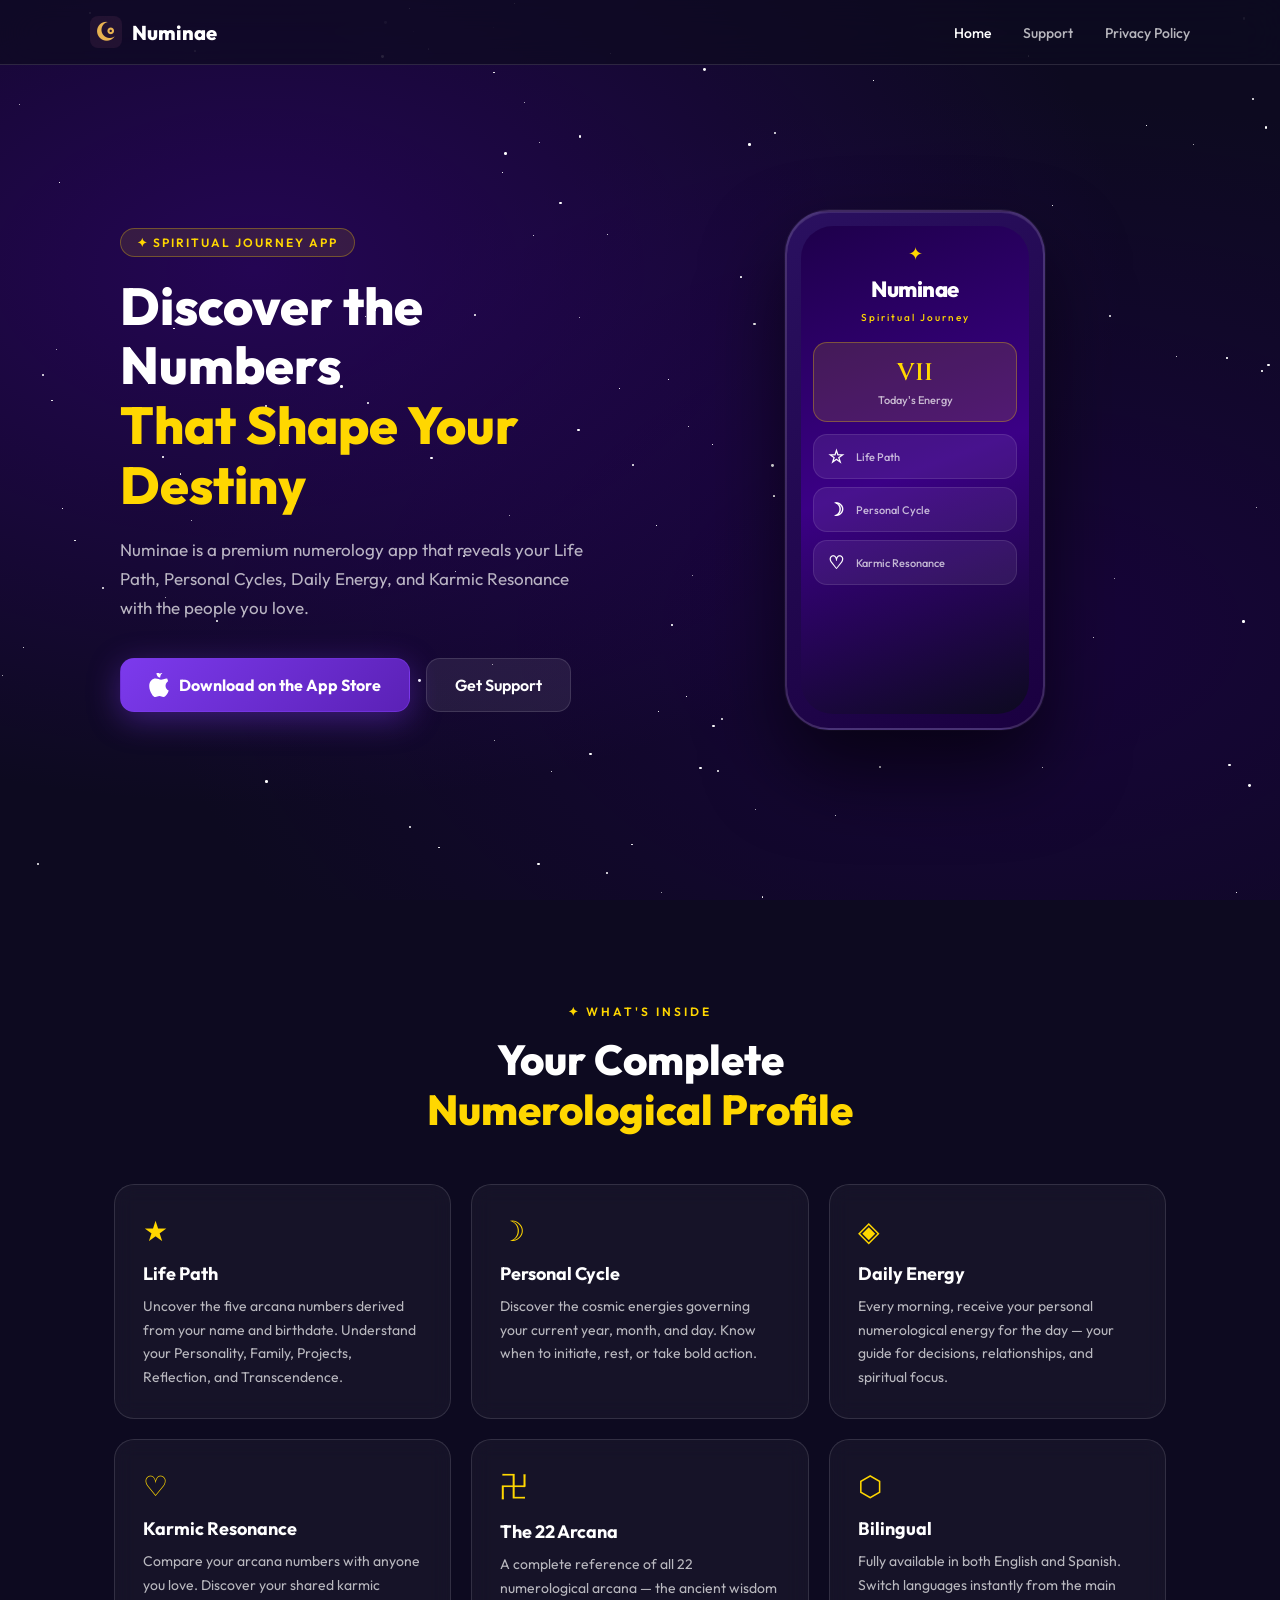
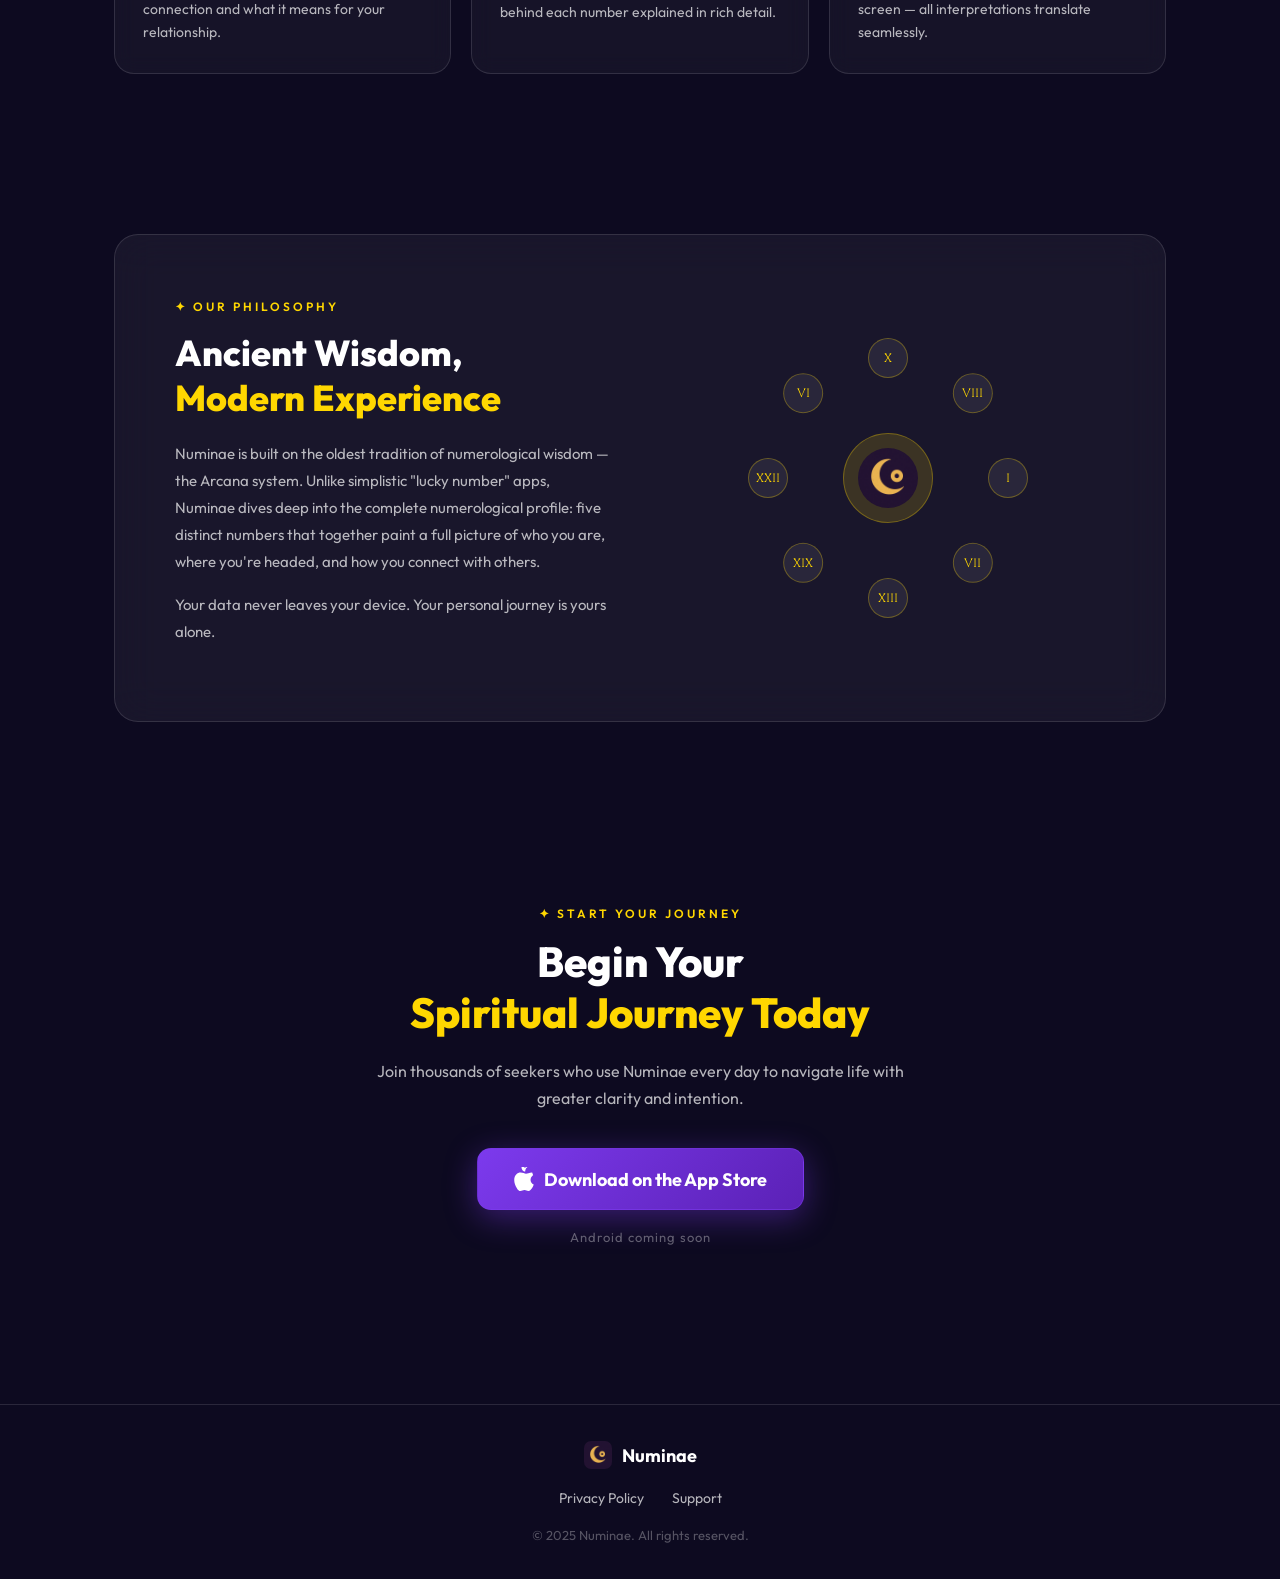
<file: index.html>
<!DOCTYPE html>
<html lang="en">
<head>
  <meta charset="UTF-8" />
  <meta name="viewport" content="width=device-width, initial-scale=1.0" />
  <title>Numinae – Spiritual Numerology Journey</title>
  <meta name="description" content="Discover the hidden numbers that shape your destiny. Numinae is a premium numerology app for iOS that reveals your Life Path, Personal Cycles, Daily Energy, and Karmic Resonance." />
  <link rel="preconnect" href="https://fonts.googleapis.com" />
  <link rel="preconnect" href="https://fonts.gstatic.com" crossorigin />
  <link href="https://fonts.googleapis.com/css2?family=Outfit:wght@300;400;600;700;800&family=Cinzel:wght@400;600;700&display=swap" rel="stylesheet" />
  <link rel="stylesheet" href="styles.css" />
</head>
<body>

  <!-- NAV -->
  <nav class="navbar" id="navbar">
    <div class="nav-inner">
      <a href="index.html" class="nav-logo">
        <img src="assets/logo.png" alt="Numinae Logo" />
        <span>Numinae</span>
      </a>
      <ul class="nav-links">
        <li><a href="index.html" class="active">Home</a></li>
        <li><a href="support.html">Support</a></li>
        <li><a href="privacy.html">Privacy Policy</a></li>
      </ul>
    </div>
  </nav>

  <!-- HERO -->
  <section class="hero">
    <div class="hero-bg"></div>
    <div class="stars" id="stars"></div>
    <div class="hero-content">
      <div class="app-badge">✦ Spiritual Journey App</div>
      <h1 class="hero-title">Discover the Numbers<br /><span class="gold">That Shape Your Destiny</span></h1>
      <p class="hero-subtitle">Numinae is a premium numerology app that reveals your Life Path, Personal Cycles, Daily Energy, and Karmic Resonance with the people you love.</p>
      <div class="hero-actions">
        <a href="https://apps.apple.com/app/numinae/id6743771676" class="btn-primary" target="_blank">
          <svg width="20" height="24" viewBox="0 0 814 1000"><path fill="currentColor" d="M788.1 340.9c-5.8 4.5-108.2 62.2-108.2 190.5 0 148.4 130.3 200.9 134.2 202.2-.6 3.2-20.7 71.9-68.7 141.9-42.8 61.6-87.5 123.1-155.5 123.1s-85.5-39.5-164-39.5c-76 0-103.7 40.8-165.9 40.8s-105-37.5-155.5-127.4C46.7 790.5 0 663 0 541.8c0-207.8 134.2-312.2 265.5-312.2 99.8 0 165 49.5 226 49.5 57.7 0 132.5-53.2 248.5-53.2l8.1.5zM456.8 33.6c28.6-34.4 76.4-60.4 116.7-60.4.6 3.2 1 6.5 1 10s-.3 7-.7 10.4c-28 9.9-72.8 37.8-101.4 108.5-6.8 17.3-14.5 45.1-14.5 74.2 0 3.5.3 7 .9 10.4-4.8.6-9.7.9-14.5.9-32.4 0-71.2-15.3-99.9-55.2-28.7-39.9-43.2-89.6-43.2-136.8 0-8.4.5-16.8 1.5-25 37.6 0 102.8 28.8 153.3 63z"/></svg>
          Download on the App Store
        </a>
        <a href="support.html" class="btn-secondary">Get Support</a>
      </div>
    </div>
    <div class="hero-phone">
      <div class="phone-frame">
        <div class="phone-screen">
          <div class="phone-ui">
            <div class="phone-sparkle">✦</div>
            <div class="phone-title">Numinae</div>
            <div class="phone-subtitle">Spiritual Journey</div>
            <div class="phone-card gold-card">
              <div class="card-num">VII</div>
              <div class="card-label">Today's Energy</div>
            </div>
            <div class="phone-card">
              <div class="card-icon">☆</div>
              <div class="card-label">Life Path</div>
            </div>
            <div class="phone-card">
              <div class="card-icon">☽</div>
              <div class="card-label">Personal Cycle</div>
            </div>
            <div class="phone-card">
              <div class="card-icon">♡</div>
              <div class="card-label">Karmic Resonance</div>
            </div>
          </div>
        </div>
      </div>
    </div>
  </section>

  <!-- FEATURES -->
  <section class="features" id="features">
    <div class="container">
      <div class="section-badge">✦ What's Inside</div>
      <h2 class="section-title">Your Complete<br /><span class="gold">Numerological Profile</span></h2>
      <div class="features-grid">
        <div class="feature-card" style="--delay:0s">
          <div class="feature-icon">★</div>
          <h3>Life Path</h3>
          <p>Uncover the five arcana numbers derived from your name and birthdate. Understand your Personality, Family, Projects, Reflection, and Transcendence.</p>
        </div>
        <div class="feature-card" style="--delay:0.1s">
          <div class="feature-icon">☽</div>
          <h3>Personal Cycle</h3>
          <p>Discover the cosmic energies governing your current year, month, and day. Know when to initiate, rest, or take bold action.</p>
        </div>
        <div class="feature-card" style="--delay:0.2s">
          <div class="feature-icon">◈</div>
          <h3>Daily Energy</h3>
          <p>Every morning, receive your personal numerological energy for the day — your guide for decisions, relationships, and spiritual focus.</p>
        </div>
        <div class="feature-card" style="--delay:0.3s">
          <div class="feature-icon">♡</div>
          <h3>Karmic Resonance</h3>
          <p>Compare your arcana numbers with anyone you love. Discover your shared karmic connection and what it means for your relationship.</p>
        </div>
        <div class="feature-card" style="--delay:0.4s">
          <div class="feature-icon">卍</div>
          <h3>The 22 Arcana</h3>
          <p>A complete reference of all 22 numerological arcana — the ancient wisdom behind each number explained in rich detail.</p>
        </div>
        <div class="feature-card" style="--delay:0.5s">
          <div class="feature-icon">⬡</div>
          <h3>Bilingual</h3>
          <p>Fully available in both English and Spanish. Switch languages instantly from the main screen — all interpretations translate seamlessly.</p>
        </div>
      </div>
    </div>
  </section>

  <!-- PHILOSOPHY SECTION -->
  <section class="philosophy">
    <div class="container">
      <div class="philosophy-inner glass-card">
        <div class="phil-left">
          <div class="section-badge">✦ Our Philosophy</div>
          <h2>Ancient Wisdom,<br /><span class="gold">Modern Experience</span></h2>
          <p>Numinae is built on the oldest tradition of numerological wisdom — the Arcana system. Unlike simplistic "lucky number" apps, Numinae dives deep into the complete numerological profile: five distinct numbers that together paint a full picture of who you are, where you're headed, and how you connect with others.</p>
          <p>Your data never leaves your device. Your personal journey is yours alone.</p>
        </div>
        <div class="phil-right">
          <div class="arcana-display">
            <div class="arcana-ring">
              <div class="arcana-center">
                <img src="assets/logo.png" alt="Numinae" />
              </div>
              <div class="arcana-orbit" style="--angle:0deg">I</div>
              <div class="arcana-orbit" style="--angle:45deg">VII</div>
              <div class="arcana-orbit" style="--angle:90deg">XIII</div>
              <div class="arcana-orbit" style="--angle:135deg">XIX</div>
              <div class="arcana-orbit" style="--angle:180deg">XXII</div>
              <div class="arcana-orbit" style="--angle:225deg">VI</div>
              <div class="arcana-orbit" style="--angle:270deg">X</div>
              <div class="arcana-orbit" style="--angle:315deg">VIII</div>
            </div>
          </div>
        </div>
      </div>
    </div>
  </section>

  <!-- DOWNLOAD CTA -->
  <section class="cta-section">
    <div class="container">
      <div class="cta-inner">
        <div class="section-badge">✦ Start Your Journey</div>
        <h2 class="section-title">Begin Your<br /><span class="gold">Spiritual Journey Today</span></h2>
        <p>Join thousands of seekers who use Numinae every day to navigate life with greater clarity and intention.</p>
        <a href="https://apps.apple.com/app/numinae/id6743771676" class="btn-primary large" target="_blank">
          <svg width="20" height="24" viewBox="0 0 814 1000"><path fill="currentColor" d="M788.1 340.9c-5.8 4.5-108.2 62.2-108.2 190.5 0 148.4 130.3 200.9 134.2 202.2-.6 3.2-20.7 71.9-68.7 141.9-42.8 61.6-87.5 123.1-155.5 123.1s-85.5-39.5-164-39.5c-76 0-103.7 40.8-165.9 40.8s-105-37.5-155.5-127.4C46.7 790.5 0 663 0 541.8c0-207.8 134.2-312.2 265.5-312.2 99.8 0 165 49.5 226 49.5 57.7 0 132.5-53.2 248.5-53.2l8.1.5zM456.8 33.6c28.6-34.4 76.4-60.4 116.7-60.4.6 3.2 1 6.5 1 10s-.3 7-.7 10.4c-28 9.9-72.8 37.8-101.4 108.5-6.8 17.3-14.5 45.1-14.5 74.2 0 3.5.3 7 .9 10.4-4.8.6-9.7.9-14.5.9-32.4 0-71.2-15.3-99.9-55.2-28.7-39.9-43.2-89.6-43.2-136.8 0-8.4.5-16.8 1.5-25 37.6 0 102.8 28.8 153.3 63z"/></svg>
          Download on the App Store
        </a>
        <p class="coming-soon">Android coming soon</p>
      </div>
    </div>
  </section>

  <!-- FOOTER -->
  <footer class="footer">
    <div class="container">
      <div class="footer-inner">
        <div class="footer-brand">
          <img src="assets/logo.png" alt="Numinae" />
          <span>Numinae</span>
        </div>
        <div class="footer-links">
          <a href="privacy.html">Privacy Policy</a>
          <a href="support.html">Support</a>
        </div>
        <p class="footer-copy">© 2025 Numinae. All rights reserved.</p>
      </div>
    </div>
  </footer>

  <script src="main.js"></script>
</body>
</html>
</file>
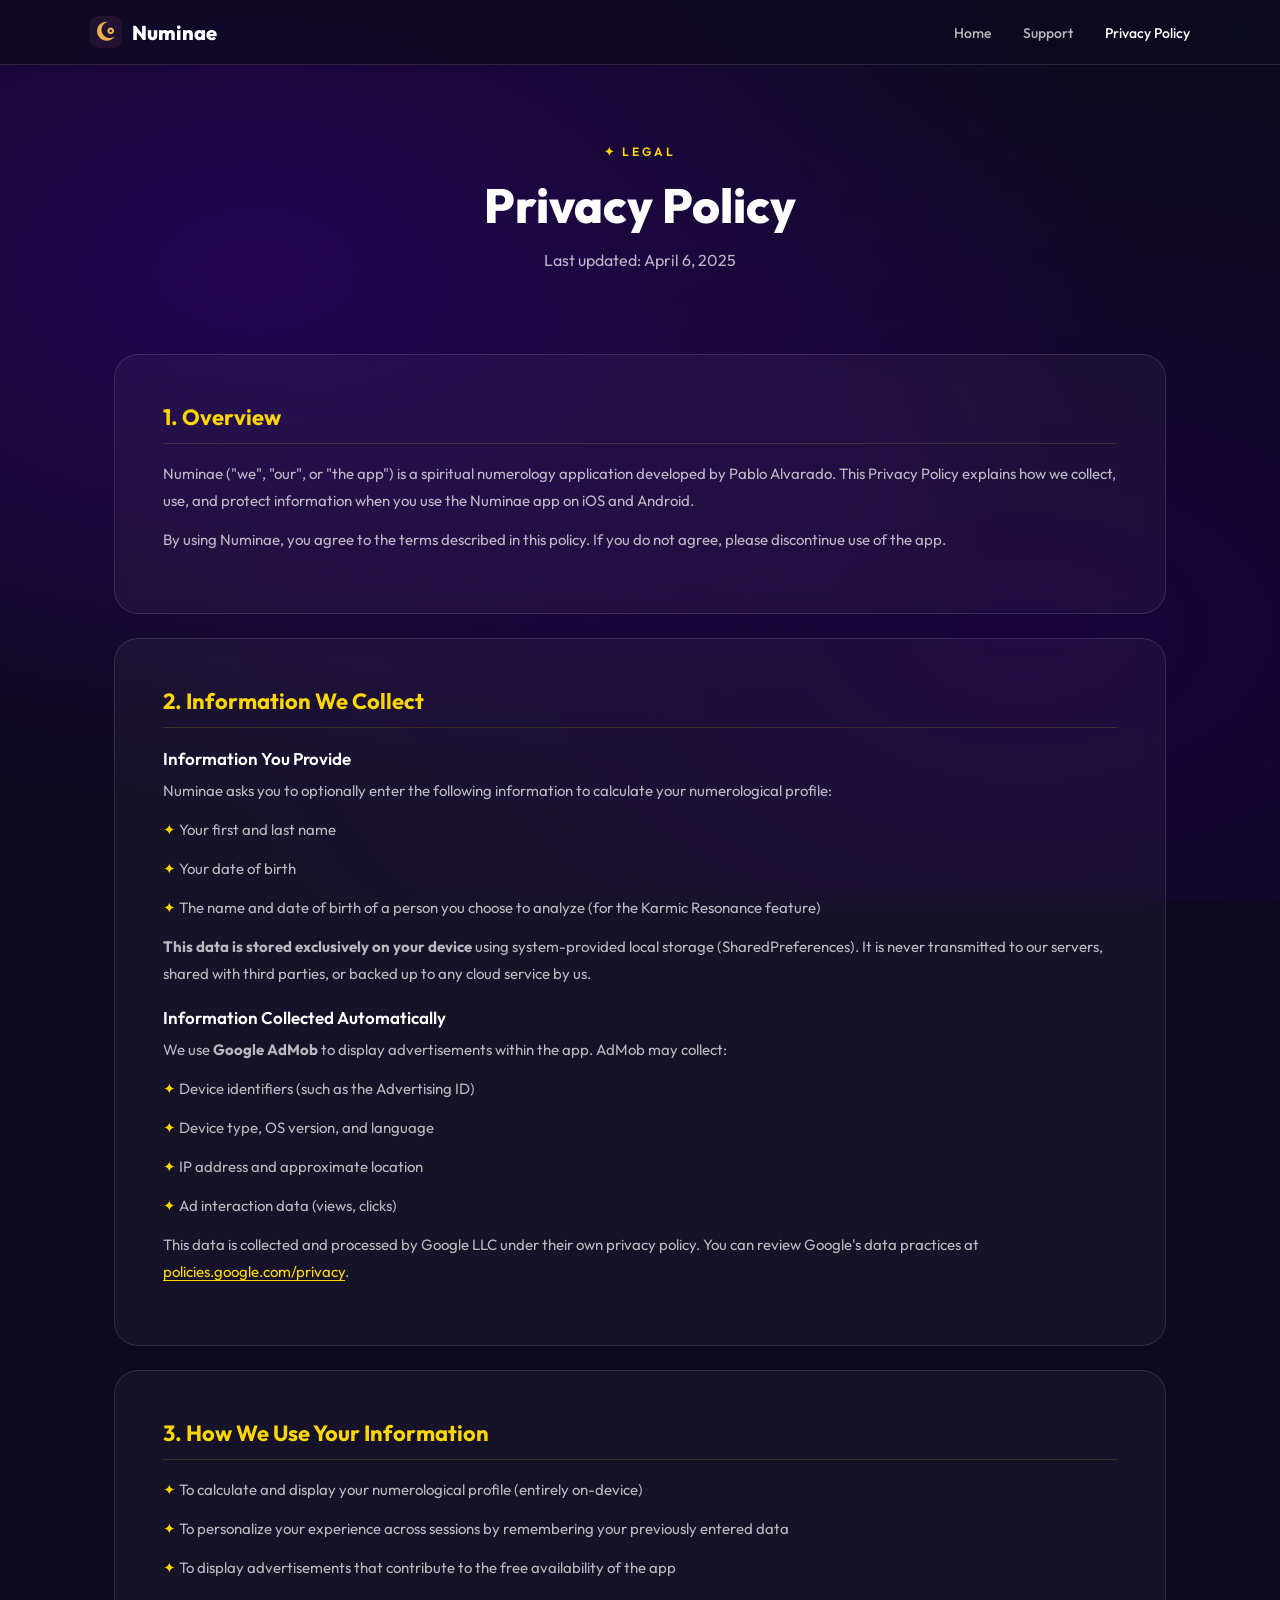
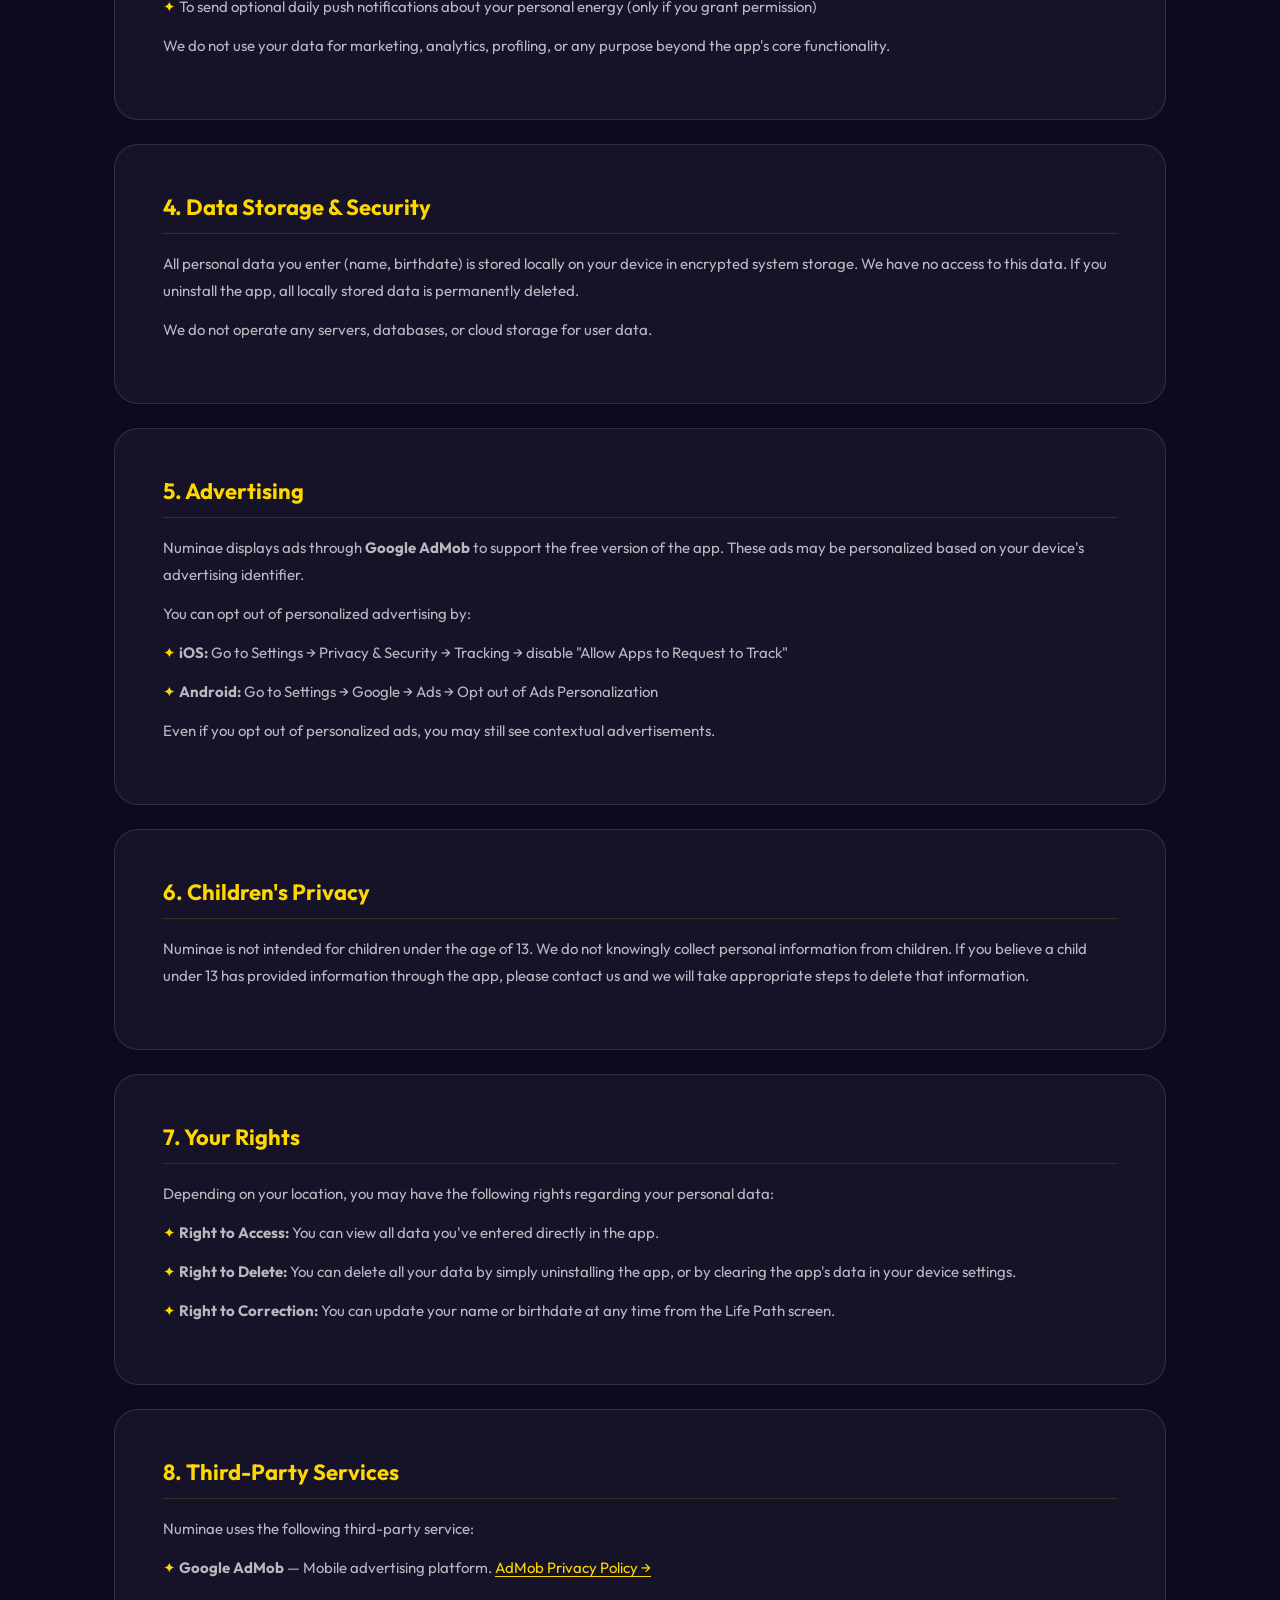
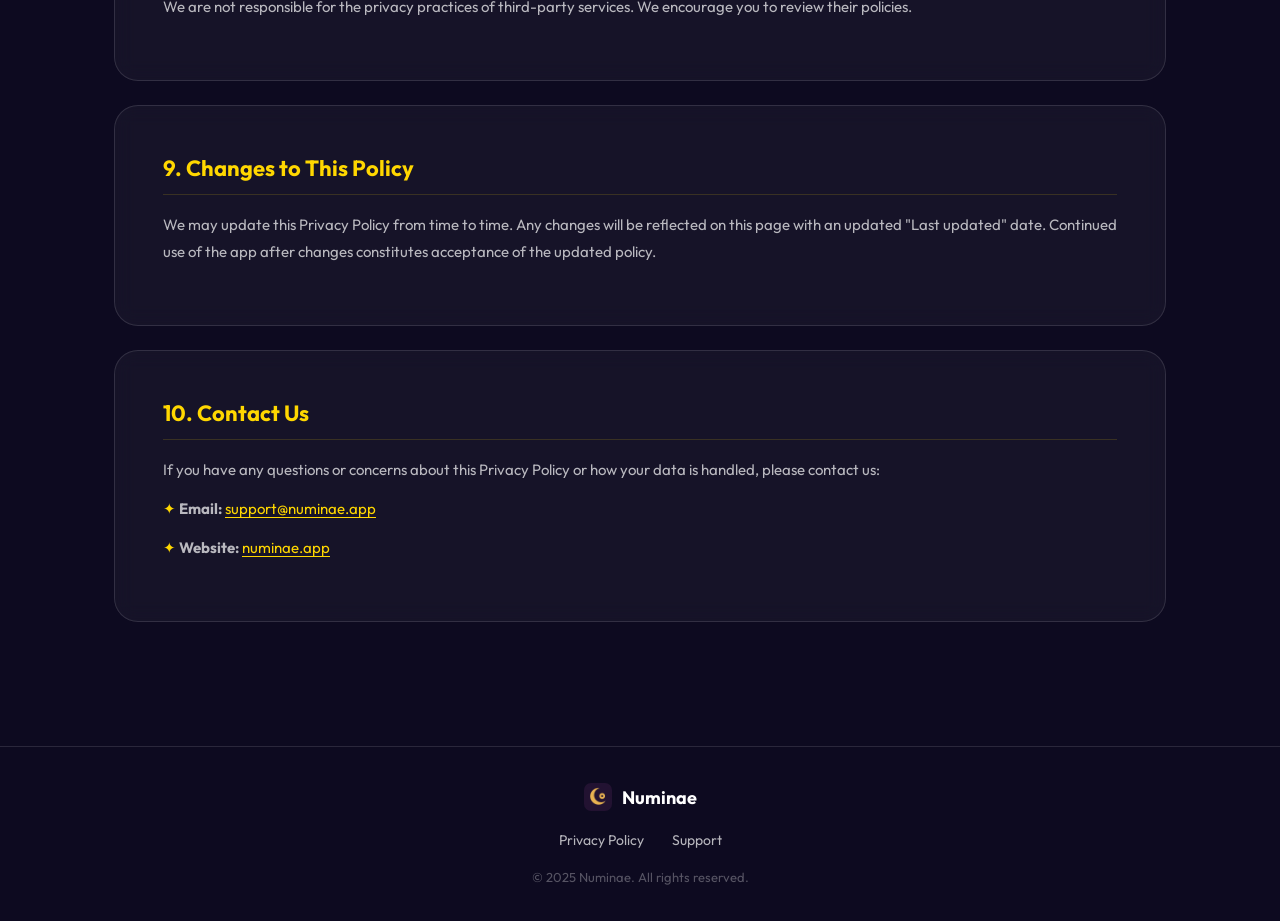
<file: privacy.html>
<!DOCTYPE html>
<html lang="en">
<head>
  <meta charset="UTF-8" />
  <meta name="viewport" content="width=device-width, initial-scale=1.0" />
  <title>Privacy Policy – Numinae</title>
  <meta name="description" content="Numinae Privacy Policy. Learn how Numinae handles your personal data — including name, birthdate, and ad personalization." />
  <link rel="preconnect" href="https://fonts.googleapis.com" />
  <link rel="preconnect" href="https://fonts.gstatic.com" crossorigin />
  <link href="https://fonts.googleapis.com/css2?family=Outfit:wght@300;400;600;700;800&family=Cinzel:wght@400;600;700&display=swap" rel="stylesheet" />
  <link rel="stylesheet" href="styles.css" />
</head>
<body>

  <nav class="navbar" id="navbar">
    <div class="nav-inner">
      <a href="index.html" class="nav-logo">
        <img src="assets/logo.png" alt="Numinae Logo" />
        <span>Numinae</span>
      </a>
      <ul class="nav-links">
        <li><a href="index.html">Home</a></li>
        <li><a href="support.html">Support</a></li>
        <li><a href="privacy.html" class="active">Privacy Policy</a></li>
      </ul>
    </div>
  </nav>

  <div class="page-header">
    <div class="stars" id="stars"></div>
    <div class="hero-bg"></div>
    <div class="container">
      <div class="section-badge">✦ Legal</div>
      <h1>Privacy Policy</h1>
      <p>Last updated: April 6, 2025</p>
    </div>
  </div>

  <section class="page-content">
    <div class="container">

      <div class="content-card">
        <h2>1. Overview</h2>
        <p>Numinae ("we", "our", or "the app") is a spiritual numerology application developed by Pablo Alvarado. This Privacy Policy explains how we collect, use, and protect information when you use the Numinae app on iOS and Android.</p>
        <p>By using Numinae, you agree to the terms described in this policy. If you do not agree, please discontinue use of the app.</p>
      </div>

      <div class="content-card">
        <h2>2. Information We Collect</h2>

        <h3>Information You Provide</h3>
        <p>Numinae asks you to optionally enter the following information to calculate your numerological profile:</p>
        <ul>
          <li>Your first and last name</li>
          <li>Your date of birth</li>
          <li>The name and date of birth of a person you choose to analyze (for the Karmic Resonance feature)</li>
        </ul>
        <p><strong>This data is stored exclusively on your device</strong> using system-provided local storage (SharedPreferences). It is never transmitted to our servers, shared with third parties, or backed up to any cloud service by us.</p>

        <h3>Information Collected Automatically</h3>
        <p>We use <strong>Google AdMob</strong> to display advertisements within the app. AdMob may collect:</p>
        <ul>
          <li>Device identifiers (such as the Advertising ID)</li>
          <li>Device type, OS version, and language</li>
          <li>IP address and approximate location</li>
          <li>Ad interaction data (views, clicks)</li>
        </ul>
        <p>This data is collected and processed by Google LLC under their own privacy policy. You can review Google's data practices at <a href="https://policies.google.com/privacy" target="_blank">policies.google.com/privacy</a>.</p>
      </div>

      <div class="content-card">
        <h2>3. How We Use Your Information</h2>
        <ul>
          <li>To calculate and display your numerological profile (entirely on-device)</li>
          <li>To personalize your experience across sessions by remembering your previously entered data</li>
          <li>To display advertisements that contribute to the free availability of the app</li>
          <li>To send optional daily push notifications about your personal energy (only if you grant permission)</li>
        </ul>
        <p>We do not use your data for marketing, analytics, profiling, or any purpose beyond the app's core functionality.</p>
      </div>

      <div class="content-card">
        <h2>4. Data Storage & Security</h2>
        <p>All personal data you enter (name, birthdate) is stored locally on your device in encrypted system storage. We have no access to this data. If you uninstall the app, all locally stored data is permanently deleted.</p>
        <p>We do not operate any servers, databases, or cloud storage for user data.</p>
      </div>

      <div class="content-card">
        <h2>5. Advertising</h2>
        <p>Numinae displays ads through <strong>Google AdMob</strong> to support the free version of the app. These ads may be personalized based on your device's advertising identifier.</p>
        <p>You can opt out of personalized advertising by:</p>
        <ul>
          <li><strong>iOS:</strong> Go to Settings → Privacy & Security → Tracking → disable "Allow Apps to Request to Track"</li>
          <li><strong>Android:</strong> Go to Settings → Google → Ads → Opt out of Ads Personalization</li>
        </ul>
        <p>Even if you opt out of personalized ads, you may still see contextual advertisements.</p>
      </div>

      <div class="content-card">
        <h2>6. Children's Privacy</h2>
        <p>Numinae is not intended for children under the age of 13. We do not knowingly collect personal information from children. If you believe a child under 13 has provided information through the app, please contact us and we will take appropriate steps to delete that information.</p>
      </div>

      <div class="content-card">
        <h2>7. Your Rights</h2>
        <p>Depending on your location, you may have the following rights regarding your personal data:</p>
        <ul>
          <li><strong>Right to Access:</strong> You can view all data you've entered directly in the app.</li>
          <li><strong>Right to Delete:</strong> You can delete all your data by simply uninstalling the app, or by clearing the app's data in your device settings.</li>
          <li><strong>Right to Correction:</strong> You can update your name or birthdate at any time from the Life Path screen.</li>
        </ul>
      </div>

      <div class="content-card">
        <h2>8. Third-Party Services</h2>
        <p>Numinae uses the following third-party service:</p>
        <ul>
          <li><strong>Google AdMob</strong> — Mobile advertising platform. <a href="https://support.google.com/admob/answer/6128543" target="_blank">AdMob Privacy Policy →</a></li>
        </ul>
        <p>We are not responsible for the privacy practices of third-party services. We encourage you to review their policies.</p>
      </div>

      <div class="content-card">
        <h2>9. Changes to This Policy</h2>
        <p>We may update this Privacy Policy from time to time. Any changes will be reflected on this page with an updated "Last updated" date. Continued use of the app after changes constitutes acceptance of the updated policy.</p>
      </div>

      <div class="content-card">
        <h2>10. Contact Us</h2>
        <p>If you have any questions or concerns about this Privacy Policy or how your data is handled, please contact us:</p>
        <ul>
          <li><strong>Email:</strong> <a href="mailto:support@numinae.app">support@numinae.app</a></li>
          <li><strong>Website:</strong> <a href="https://alvirado.wixsite.com/numinae">numinae.app</a></li>
        </ul>
      </div>

    </div>
  </section>

  <footer class="footer">
    <div class="container">
      <div class="footer-inner">
        <div class="footer-brand">
          <img src="assets/logo.png" alt="Numinae" />
          <span>Numinae</span>
        </div>
        <div class="footer-links">
          <a href="privacy.html">Privacy Policy</a>
          <a href="support.html">Support</a>
        </div>
        <p class="footer-copy">© 2025 Numinae. All rights reserved.</p>
      </div>
    </div>
  </footer>

  <script src="main.js"></script>
</body>
</html>
</file>
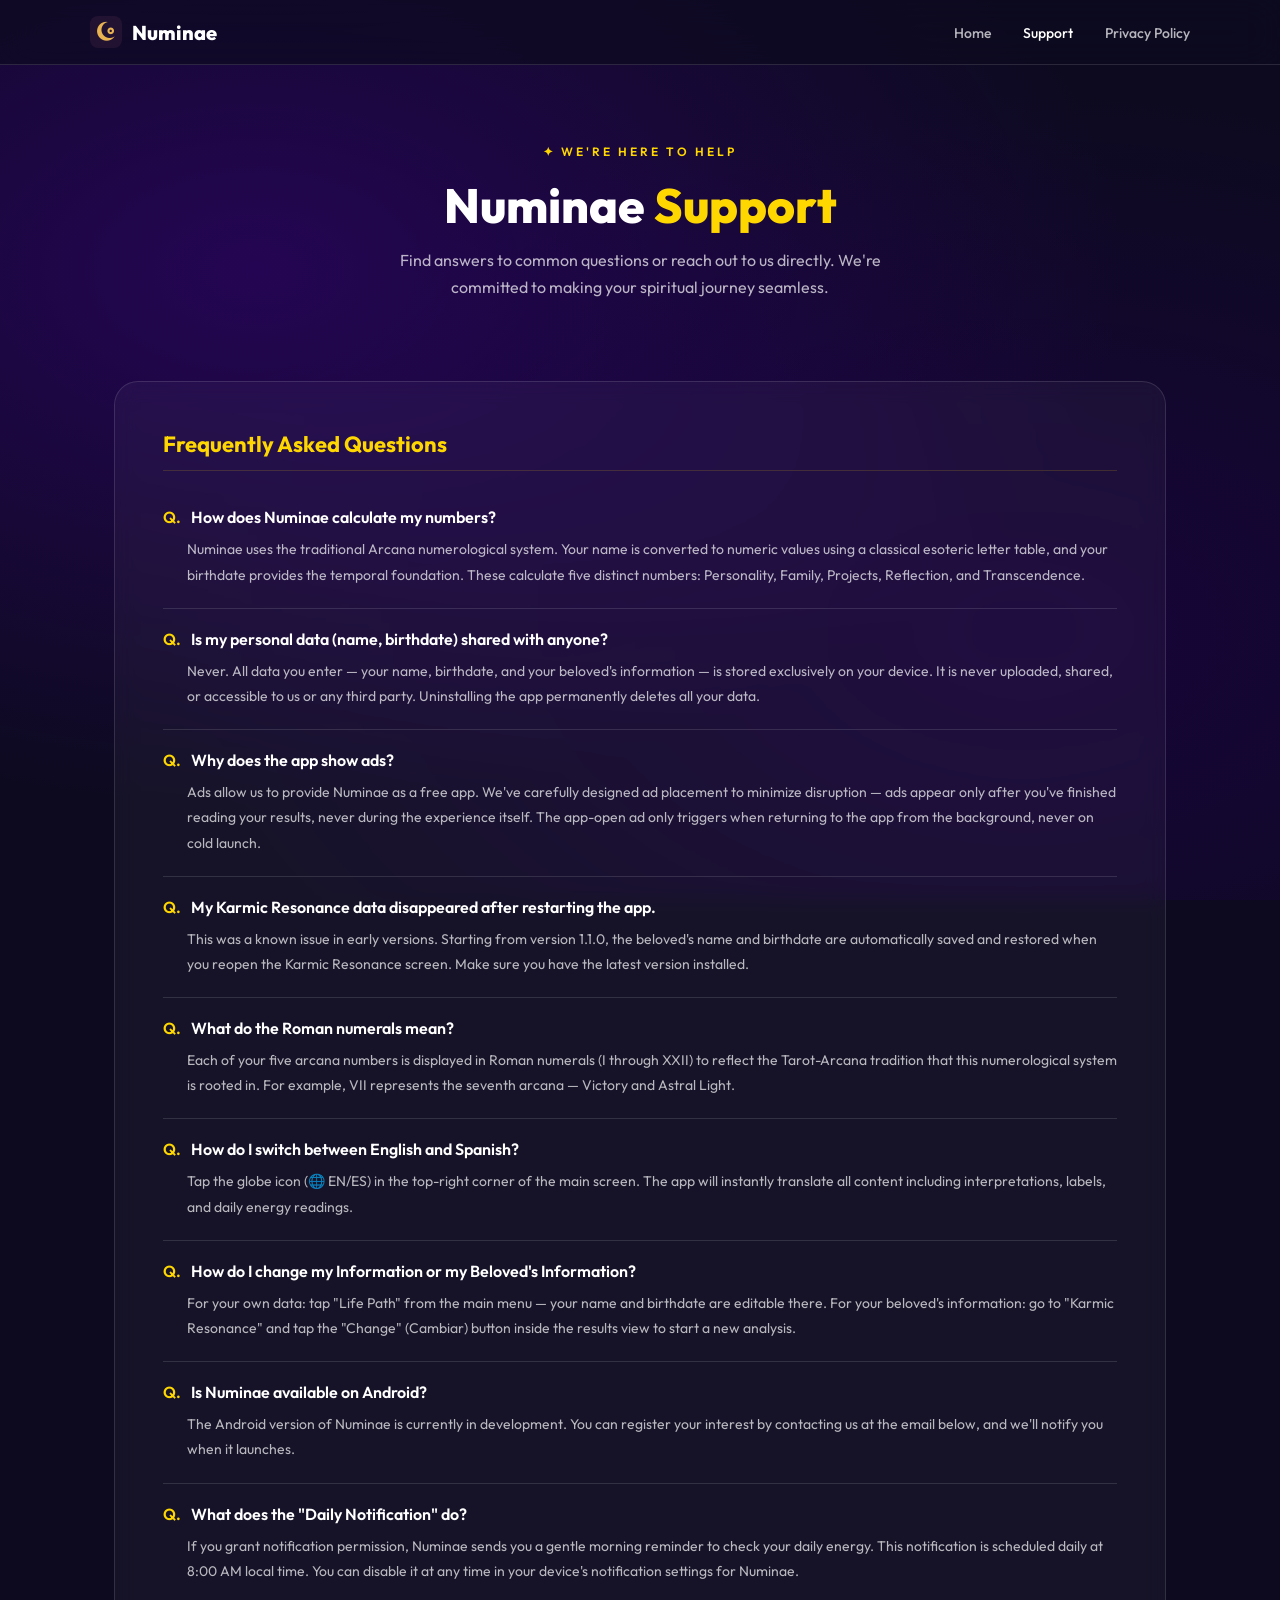
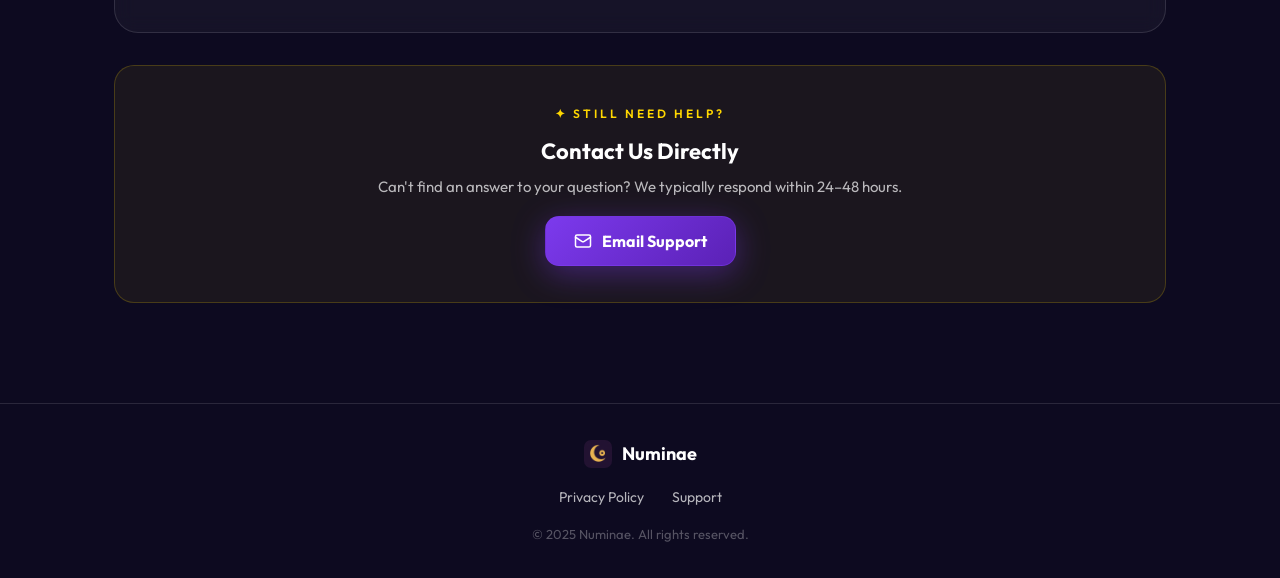
<file: support.html>
<!DOCTYPE html>
<html lang="en">
<head>
  <meta charset="UTF-8" />
  <meta name="viewport" content="width=device-width, initial-scale=1.0" />
  <title>Support – Numinae</title>
  <meta name="description" content="Numinae Support — frequently asked questions, contact information, and help for the Numinae numerology app." />
  <link rel="preconnect" href="https://fonts.googleapis.com" />
  <link rel="preconnect" href="https://fonts.gstatic.com" crossorigin />
  <link href="https://fonts.googleapis.com/css2?family=Outfit:wght@300;400;600;700;800&family=Cinzel:wght@400;600;700&display=swap" rel="stylesheet" />
  <link rel="stylesheet" href="styles.css" />
</head>
<body>

  <nav class="navbar" id="navbar">
    <div class="nav-inner">
      <a href="index.html" class="nav-logo">
        <img src="assets/logo.png" alt="Numinae Logo" />
        <span>Numinae</span>
      </a>
      <ul class="nav-links">
        <li><a href="index.html">Home</a></li>
        <li><a href="support.html" class="active">Support</a></li>
        <li><a href="privacy.html">Privacy Policy</a></li>
      </ul>
    </div>
  </nav>

  <div class="page-header">
    <div class="stars" id="stars"></div>
    <div class="hero-bg"></div>
    <div class="container">
      <div class="section-badge">✦ We're Here to Help</div>
      <h1>Numinae <span class="gold">Support</span></h1>
      <p>Find answers to common questions or reach out to us directly. We're committed to making your spiritual journey seamless.</p>
    </div>
  </div>

  <section class="page-content">
    <div class="container">

      <div class="content-card">
        <h2>Frequently Asked Questions</h2>

        <div class="faq-item">
          <div class="faq-question">How does Numinae calculate my numbers?</div>
          <div class="faq-answer">Numinae uses the traditional Arcana numerological system. Your name is converted to numeric values using a classical esoteric letter table, and your birthdate provides the temporal foundation. These calculate five distinct numbers: Personality, Family, Projects, Reflection, and Transcendence.</div>
        </div>

        <div class="faq-item">
          <div class="faq-question">Is my personal data (name, birthdate) shared with anyone?</div>
          <div class="faq-answer">Never. All data you enter — your name, birthdate, and your beloved's information — is stored exclusively on your device. It is never uploaded, shared, or accessible to us or any third party. Uninstalling the app permanently deletes all your data.</div>
        </div>

        <div class="faq-item">
          <div class="faq-question">Why does the app show ads?</div>
          <div class="faq-answer">Ads allow us to provide Numinae as a free app. We've carefully designed ad placement to minimize disruption — ads appear only after you've finished reading your results, never during the experience itself. The app-open ad only triggers when returning to the app from the background, never on cold launch.</div>
        </div>

        <div class="faq-item">
          <div class="faq-question">My Karmic Resonance data disappeared after restarting the app.</div>
          <div class="faq-answer">This was a known issue in early versions. Starting from version 1.1.0, the beloved's name and birthdate are automatically saved and restored when you reopen the Karmic Resonance screen. Make sure you have the latest version installed.</div>
        </div>

        <div class="faq-item">
          <div class="faq-question">What do the Roman numerals mean?</div>
          <div class="faq-answer">Each of your five arcana numbers is displayed in Roman numerals (I through XXII) to reflect the Tarot-Arcana tradition that this numerological system is rooted in. For example, VII represents the seventh arcana — Victory and Astral Light.</div>
        </div>

        <div class="faq-item">
          <div class="faq-question">How do I switch between English and Spanish?</div>
          <div class="faq-answer">Tap the globe icon (🌐 EN/ES) in the top-right corner of the main screen. The app will instantly translate all content including interpretations, labels, and daily energy readings.</div>
        </div>

        <div class="faq-item">
          <div class="faq-question">How do I change my Information or my Beloved's Information?</div>
          <div class="faq-answer">For your own data: tap "Life Path" from the main menu — your name and birthdate are editable there. For your beloved's information: go to "Karmic Resonance" and tap the "Change" (Cambiar) button inside the results view to start a new analysis.</div>
        </div>

        <div class="faq-item">
          <div class="faq-question">Is Numinae available on Android?</div>
          <div class="faq-answer">The Android version of Numinae is currently in development. You can register your interest by contacting us at the email below, and we'll notify you when it launches.</div>
        </div>

        <div class="faq-item">
          <div class="faq-question">What does the "Daily Notification" do?</div>
          <div class="faq-answer">If you grant notification permission, Numinae sends you a gentle morning reminder to check your daily energy. This notification is scheduled daily at 8:00 AM local time. You can disable it at any time in your device's notification settings for Numinae.</div>
        </div>

      </div>

      <div class="contact-box">
        <div class="section-badge">✦ Still need help?</div>
        <h3>Contact Us Directly</h3>
        <p>Can't find an answer to your question? We typically respond within 24–48 hours.</p>
        <a href="mailto:support@numinae.app" class="btn-primary">
          <svg width="18" height="18" viewBox="0 0 24 24" fill="none" stroke="currentColor" stroke-width="2" stroke-linecap="round" stroke-linejoin="round"><rect x="2" y="4" width="20" height="16" rx="2"/><path d="m22 7-8.97 5.7a1.94 1.94 0 0 1-2.06 0L2 7"/></svg>
          Email Support
        </a>
      </div>

    </div>
  </section>

  <footer class="footer">
    <div class="container">
      <div class="footer-inner">
        <div class="footer-brand">
          <img src="assets/logo.png" alt="Numinae" />
          <span>Numinae</span>
        </div>
        <div class="footer-links">
          <a href="privacy.html">Privacy Policy</a>
          <a href="support.html">Support</a>
        </div>
        <p class="footer-copy">© 2025 Numinae. All rights reserved.</p>
      </div>
    </div>
  </footer>

  <script src="main.js"></script>
</body>
</html>
</file>
<file: styles.css>
/* =========================================
   NUMINAE WEBSITE — SHARED STYLES
   ========================================= */

*, *::before, *::after { box-sizing: border-box; margin: 0; padding: 0; }

:root {
  --gold: #FFD700;
  --gold-soft: #e8b94f;
  --purple-deep: #0D0A20;
  --purple-mid: #1E004B;
  --purple-bright: #3B0086;
  --purple-accent: #7C3AED;
  --white: #FFFFFF;
  --white-dim: rgba(255,255,255,0.7);
  --white-faint: rgba(255,255,255,0.05);
  --white-glass: rgba(255,255,255,0.08);
  --border: rgba(255,255,255,0.12);
  --font-body: 'Outfit', sans-serif;
  --font-display: 'Cinzel', serif;
}

html { scroll-behavior: smooth; }

body {
  background: var(--purple-deep);
  color: var(--white);
  font-family: var(--font-body);
  overflow-x: hidden;
  min-height: 100vh;
}

a { text-decoration: none; color: inherit; }
img { display: block; max-width: 100%; }

.container {
  max-width: 1100px;
  margin: 0 auto;
  padding: 0 24px;
}

/* ── TYPOGRAPHY ── */
.gold { color: var(--gold); }
.section-badge {
  display: inline-block;
  font-size: 12px;
  font-weight: 600;
  letter-spacing: 3px;
  text-transform: uppercase;
  color: var(--gold);
  margin-bottom: 16px;
}
.section-title {
  font-family: var(--font-body);
  font-size: clamp(28px, 4vw, 42px);
  font-weight: 800;
  line-height: 1.2;
  margin-bottom: 20px;
}

/* ── GLASS CARD ── */
.glass-card {
  background: rgba(255,255,255,0.05);
  border: 1px solid var(--border);
  border-radius: 24px;
  backdrop-filter: blur(20px);
  -webkit-backdrop-filter: blur(20px);
}

/* ── BUTTONS ── */
.btn-primary {
  display: inline-flex;
  align-items: center;
  gap: 10px;
  padding: 14px 28px;
  background: linear-gradient(135deg, var(--purple-accent), #5B21B6);
  color: white;
  font-family: var(--font-body);
  font-size: 16px;
  font-weight: 700;
  border-radius: 14px;
  border: 1px solid rgba(124,58,237,0.5);
  box-shadow: 0 8px 32px rgba(124,58,237,0.4);
  transition: all 0.25s ease;
}
.btn-primary:hover {
  transform: translateY(-2px);
  box-shadow: 0 12px 40px rgba(124,58,237,0.6);
}
.btn-primary.large { padding: 18px 36px; font-size: 18px; }

.btn-secondary {
  display: inline-flex;
  align-items: center;
  gap: 8px;
  padding: 14px 28px;
  background: rgba(255,255,255,0.08);
  color: white;
  font-family: var(--font-body);
  font-size: 16px;
  font-weight: 600;
  border-radius: 14px;
  border: 1px solid var(--border);
  transition: all 0.25s ease;
}
.btn-secondary:hover {
  background: rgba(255,255,255,0.14);
  transform: translateY(-2px);
}

/* =========================================
   NAVBAR
   ========================================= */
.navbar {
  position: fixed;
  top: 0; left: 0; right: 0;
  z-index: 1000;
  padding: 16px 40px;
  display: flex;
  align-items: center;
  justify-content: center;
  background: rgba(13, 10, 32, 0.7);
  backdrop-filter: blur(20px);
  -webkit-backdrop-filter: blur(20px);
  border-bottom: 1px solid var(--border);
  transition: background 0.3s;
}
.nav-inner {
  width: 100%;
  max-width: 1100px;
  display: flex;
  align-items: center;
  justify-content: space-between;
}
.nav-logo {
  display: flex;
  align-items: center;
  gap: 10px;
  font-family: var(--font-body);
  font-weight: 800;
  font-size: 20px;
  color: white;
}
.nav-logo img { width: 32px; height: 32px; border-radius: 8px; }

.nav-links {
  list-style: none;
  display: flex;
  gap: 32px;
}
.nav-links a {
  font-size: 14px;
  font-weight: 500;
  color: var(--white-dim);
  transition: color 0.2s;
}
.nav-links a:hover, .nav-links a.active { color: white; }

/* =========================================
   HERO
   ========================================= */
.hero {
  min-height: 100vh;
  display: grid;
  grid-template-columns: 1fr 1fr;
  align-items: center;
  gap: 60px;
  padding: 120px 80px 80px;
  position: relative;
  overflow: hidden;
  max-width: 1200px;
  margin: 0 auto;
}

.hero-bg {
  position: fixed;
  inset: 0;
  background:
    radial-gradient(ellipse at 20% 30%, rgba(59, 0, 134, 0.5) 0%, transparent 60%),
    radial-gradient(ellipse at 80% 70%, rgba(30, 0, 75, 0.6) 0%, transparent 60%),
    var(--purple-deep);
  z-index: -1;
}

.stars {
  position: fixed;
  inset: 0;
  z-index: -1;
  pointer-events: none;
}
.star {
  position: absolute;
  background: white;
  border-radius: 50%;
  animation: twinkle var(--d, 3s) var(--delay, 0s) infinite alternate;
}
@keyframes twinkle {
  from { opacity: 0.1; transform: scale(0.8); }
  to   { opacity: 0.8; transform: scale(1.2); }
}

.hero-content { position: relative; z-index: 1; }

.app-badge {
  display: inline-block;
  padding: 6px 16px;
  background: rgba(255, 215, 0, 0.1);
  border: 1px solid rgba(255, 215, 0, 0.3);
  border-radius: 30px;
  font-size: 12px;
  font-weight: 600;
  letter-spacing: 2px;
  color: var(--gold);
  margin-bottom: 20px;
  text-transform: uppercase;
}

.hero-title {
  font-size: clamp(32px, 4.5vw, 52px);
  font-weight: 800;
  line-height: 1.15;
  margin-bottom: 20px;
}

.hero-subtitle {
  font-size: 17px;
  line-height: 1.7;
  color: var(--white-dim);
  margin-bottom: 36px;
  max-width: 480px;
}

.hero-actions {
  display: flex;
  gap: 16px;
  flex-wrap: wrap;
}

/* ── Phone Mockup ── */
.hero-phone {
  display: flex;
  justify-content: center;
  align-items: center;
  position: relative;
  z-index: 1;
}

.phone-frame {
  width: 260px;
  height: 520px;
  background: linear-gradient(145deg, #2a1060, #1a0040);
  border-radius: 44px;
  padding: 14px;
  border: 2px solid rgba(255,255,255,0.15);
  box-shadow:
    0 40px 80px rgba(0,0,0,0.6),
    0 0 0 1px rgba(255,255,255,0.05),
    inset 0 1px 0 rgba(255,255,255,0.1);
  animation: float 6s ease-in-out infinite;
}

@keyframes float {
  0%, 100% { transform: translateY(0px); }
  50% { transform: translateY(-16px); }
}

.phone-screen {
  width: 100%;
  height: 100%;
  background: linear-gradient(160deg, #1E004B, #3B0086, #0D0A20);
  border-radius: 32px;
  overflow: hidden;
  padding: 16px 12px;
}

.phone-ui {
  display: flex;
  flex-direction: column;
  gap: 8px;
}

.phone-sparkle {
  text-align: center;
  font-size: 18px;
  color: var(--gold);
  margin-bottom: 2px;
}

.phone-title {
  text-align: center;
  font-family: var(--font-body);
  font-weight: 800;
  font-size: 22px;
  color: white;
  letter-spacing: -0.5px;
}

.phone-subtitle {
  text-align: center;
  font-size: 10px;
  letter-spacing: 2px;
  color: var(--gold);
  margin-bottom: 10px;
  font-weight: 500;
}

.phone-card {
  background: rgba(255,255,255,0.07);
  border: 1px solid rgba(255,255,255,0.1);
  border-radius: 14px;
  padding: 10px 14px;
  display: flex;
  align-items: center;
  gap: 12px;
  font-size: 13px;
  font-weight: 600;
}

.phone-card.gold-card {
  background: rgba(255,215,0,0.12);
  border-color: rgba(255,215,0,0.3);
  padding: 14px;
  justify-content: center;
  flex-direction: column;
  gap: 4px;
  margin-bottom: 4px;
}

.card-num {
  font-family: var(--font-display);
  font-size: 24px;
  color: var(--gold);
}
.card-label { font-size: 11px; color: var(--white-dim); font-weight: 500; }
.card-icon { font-size: 18px; }

/* =========================================
   FEATURES
   ========================================= */
.features {
  padding: 100px 0;
  position: relative;
}

.features .container { text-align: center; }

.features-grid {
  display: grid;
  grid-template-columns: repeat(3, 1fr);
  gap: 20px;
  margin-top: 48px;
  text-align: left;
}

.feature-card {
  padding: 28px;
  background: rgba(255,255,255,0.04);
  border: 1px solid var(--border);
  border-radius: 20px;
  transition: all 0.3s ease;
  animation: fadeUp 0.6s ease var(--delay, 0s) both;
  backdrop-filter: blur(10px);
}

.feature-card:hover {
  background: rgba(255,255,255,0.08);
  border-color: rgba(255,215,0,0.25);
  transform: translateY(-4px);
  box-shadow: 0 20px 40px rgba(0,0,0,0.3);
}

@keyframes fadeUp {
  from { opacity: 0; transform: translateY(30px); }
  to   { opacity: 1; transform: translateY(0); }
}

.feature-card.animate-in {
  opacity: 0;
  transform: translateY(24px);
  transition: opacity 0.5s ease, transform 0.5s ease;
}
.feature-card.animate-in.visible {
  opacity: 1;
  transform: translateY(0);
}

.feature-icon {
  font-size: 28px;
  color: var(--gold);
  margin-bottom: 14px;
  display: block;
}

.feature-card h3 {
  font-size: 18px;
  font-weight: 700;
  margin-bottom: 10px;
  color: white;
}

.feature-card p {
  font-size: 14px;
  line-height: 1.7;
  color: var(--white-dim);
}

/* =========================================
   PHILOSOPHY
   ========================================= */
.philosophy { padding: 60px 0 100px; }

.philosophy-inner {
  display: grid;
  grid-template-columns: 1fr 1fr;
  gap: 60px;
  padding: 60px;
  align-items: center;
}

.phil-left h2 {
  font-size: clamp(26px, 3vw, 36px);
  font-weight: 800;
  line-height: 1.25;
  margin-bottom: 20px;
}

.phil-left p {
  font-size: 15px;
  line-height: 1.8;
  color: var(--white-dim);
  margin-bottom: 16px;
}

/* Arcana Ring */
.arcana-display {
  display: flex;
  justify-content: center;
  align-items: center;
}

.arcana-ring {
  position: relative;
  width: 280px;
  height: 280px;
  animation: spinSlow 40s linear infinite;
}

@keyframes spinSlow {
  from { transform: rotate(0deg); }
  to   { transform: rotate(360deg); }
}

.arcana-center {
  position: absolute;
  top: 50%; left: 50%;
  transform: translate(-50%, -50%);
  width: 90px; height: 90px;
  background: rgba(255,215,0,0.15);
  border: 1px solid rgba(255,215,0,0.3);
  border-radius: 50%;
  display: flex;
  align-items: center;
  justify-content: center;
  animation: spinSlow 40s linear infinite reverse;
}

.arcana-center img {
  width: 60px; height: 60px;
  border-radius: 50%;
  object-fit: cover;
}

.arcana-orbit {
  position: absolute;
  top: 50%; left: 50%;
  width: 40px; height: 40px;
  margin-top: -20px; margin-left: -20px;
  transform:
    rotate(var(--angle))
    translateX(120px)
    rotate(calc(-1 * var(--angle)));
  background: rgba(255,255,255,0.07);
  border: 1px solid rgba(255,215,0,0.3);
  border-radius: 50%;
  display: flex;
  align-items: center;
  justify-content: center;
  font-family: var(--font-display);
  font-size: 12px;
  color: var(--gold);
  animation: spinSlow 40s linear infinite reverse;
}

/* =========================================
   CTA SECTION
   ========================================= */
.cta-section {
  padding: 80px 0 120px;
  text-align: center;
}

.cta-inner {
  max-width: 560px;
  margin: 0 auto;
}

.cta-inner p {
  font-size: 16px;
  color: var(--white-dim);
  margin-bottom: 36px;
  line-height: 1.7;
}

.coming-soon {
  margin-top: 16px !important;
  font-size: 13px !important;
  color: rgba(255,255,255,0.35) !important;
  letter-spacing: 1px;
}

/* =========================================
   PAGE HEADER (inner pages)
   ========================================= */
.page-header {
  padding: 140px 0 60px;
  text-align: center;
  position: relative;
}

.page-header h1 {
  font-size: clamp(30px, 4vw, 48px);
  font-weight: 800;
  margin-bottom: 12px;
}

.page-header p {
  font-size: 16px;
  color: var(--white-dim);
  max-width: 500px;
  margin: 0 auto;
  line-height: 1.7;
}

/* =========================================
   CONTENT PAGE
   ========================================= */
.page-content {
  padding: 20px 0 100px;
}

.content-card {
  background: rgba(255,255,255,0.04);
  border: 1px solid var(--border);
  border-radius: 24px;
  padding: 48px;
  margin-bottom: 24px;
  backdrop-filter: blur(10px);
}

.content-card h2 {
  font-size: 22px;
  font-weight: 700;
  color: var(--gold);
  margin-bottom: 16px;
  padding-bottom: 12px;
  border-bottom: 1px solid rgba(255,215,0,0.15);
}

.content-card h3 {
  font-size: 17px;
  font-weight: 600;
  color: white;
  margin: 20px 0 8px;
}

.content-card p, .content-card li {
  font-size: 15px;
  line-height: 1.8;
  color: var(--white-dim);
  margin-bottom: 12px;
}

.content-card ul {
  list-style: none;
  padding: 0;
}

.content-card li::before {
  content: "✦ ";
  color: var(--gold);
}

.content-card a {
  color: var(--gold);
  text-decoration: underline;
  text-underline-offset: 3px;
}

/* =========================================
   SUPPORT FAQ
   ========================================= */
.faq-item {
  border-bottom: 1px solid var(--border);
  padding: 20px 0;
}
.faq-item:last-child { border-bottom: none; padding-bottom: 0; }

.faq-question {
  font-size: 16px;
  font-weight: 600;
  color: white;
  margin-bottom: 10px;
  display: flex;
  align-items: flex-start;
  gap: 10px;
}
.faq-question::before { content: "Q."; color: var(--gold); flex-shrink: 0; }
.faq-answer { font-size: 14px; color: var(--white-dim); line-height: 1.8; padding-left: 24px; }

.contact-box {
  background: rgba(255,215,0,0.06);
  border: 1px solid rgba(255,215,0,0.2);
  border-radius: 20px;
  padding: 36px;
  text-align: center;
  margin-top: 32px;
}

.contact-box h3 {
  font-size: 22px;
  font-weight: 700;
  margin-bottom: 12px;
}

.contact-box p {
  color: var(--white-dim);
  margin-bottom: 20px;
  font-size: 15px;
}

.contact-box a.btn-primary {
  display: inline-flex;
}

/* =========================================
   FOOTER
   ========================================= */
.footer {
  border-top: 1px solid var(--border);
  padding: 36px 0;
}

.footer-inner {
  display: flex;
  flex-direction: column;
  align-items: center;
  gap: 20px;
  text-align: center;
}

.footer-brand {
  display: flex;
  align-items: center;
  gap: 10px;
  font-weight: 700;
  font-size: 18px;
}
.footer-brand img { width: 28px; height: 28px; border-radius: 7px; }

.footer-links {
  display: flex;
  gap: 28px;
}
.footer-links a {
  font-size: 14px;
  color: var(--white-dim);
  transition: color 0.2s;
}
.footer-links a:hover { color: white; }

.footer-copy {
  font-size: 13px;
  color: rgba(255,255,255,0.3);
}

/* =========================================
   RESPONSIVE
   ========================================= */
@media (max-width: 900px) {
  .hero {
    grid-template-columns: 1fr;
    padding: 100px 32px 60px;
    text-align: center;
    gap: 48px;
  }
  .hero-subtitle { margin: 0 auto 28px; }
  .hero-actions { justify-content: center; }
  .hero-phone { order: -1; }
  .phone-frame { width: 200px; height: 400px; }

  .features-grid { grid-template-columns: 1fr 1fr; }
  .philosophy-inner { grid-template-columns: 1fr; }
  .arcana-display { display: none; }
  .content-card { padding: 28px; }
}

@media (max-width: 600px) {
  .navbar { padding: 14px 20px; }
  .nav-links { gap: 18px; }
  .features-grid { grid-template-columns: 1fr; }
  .hero { padding: 90px 20px 50px; }
}
</file>
